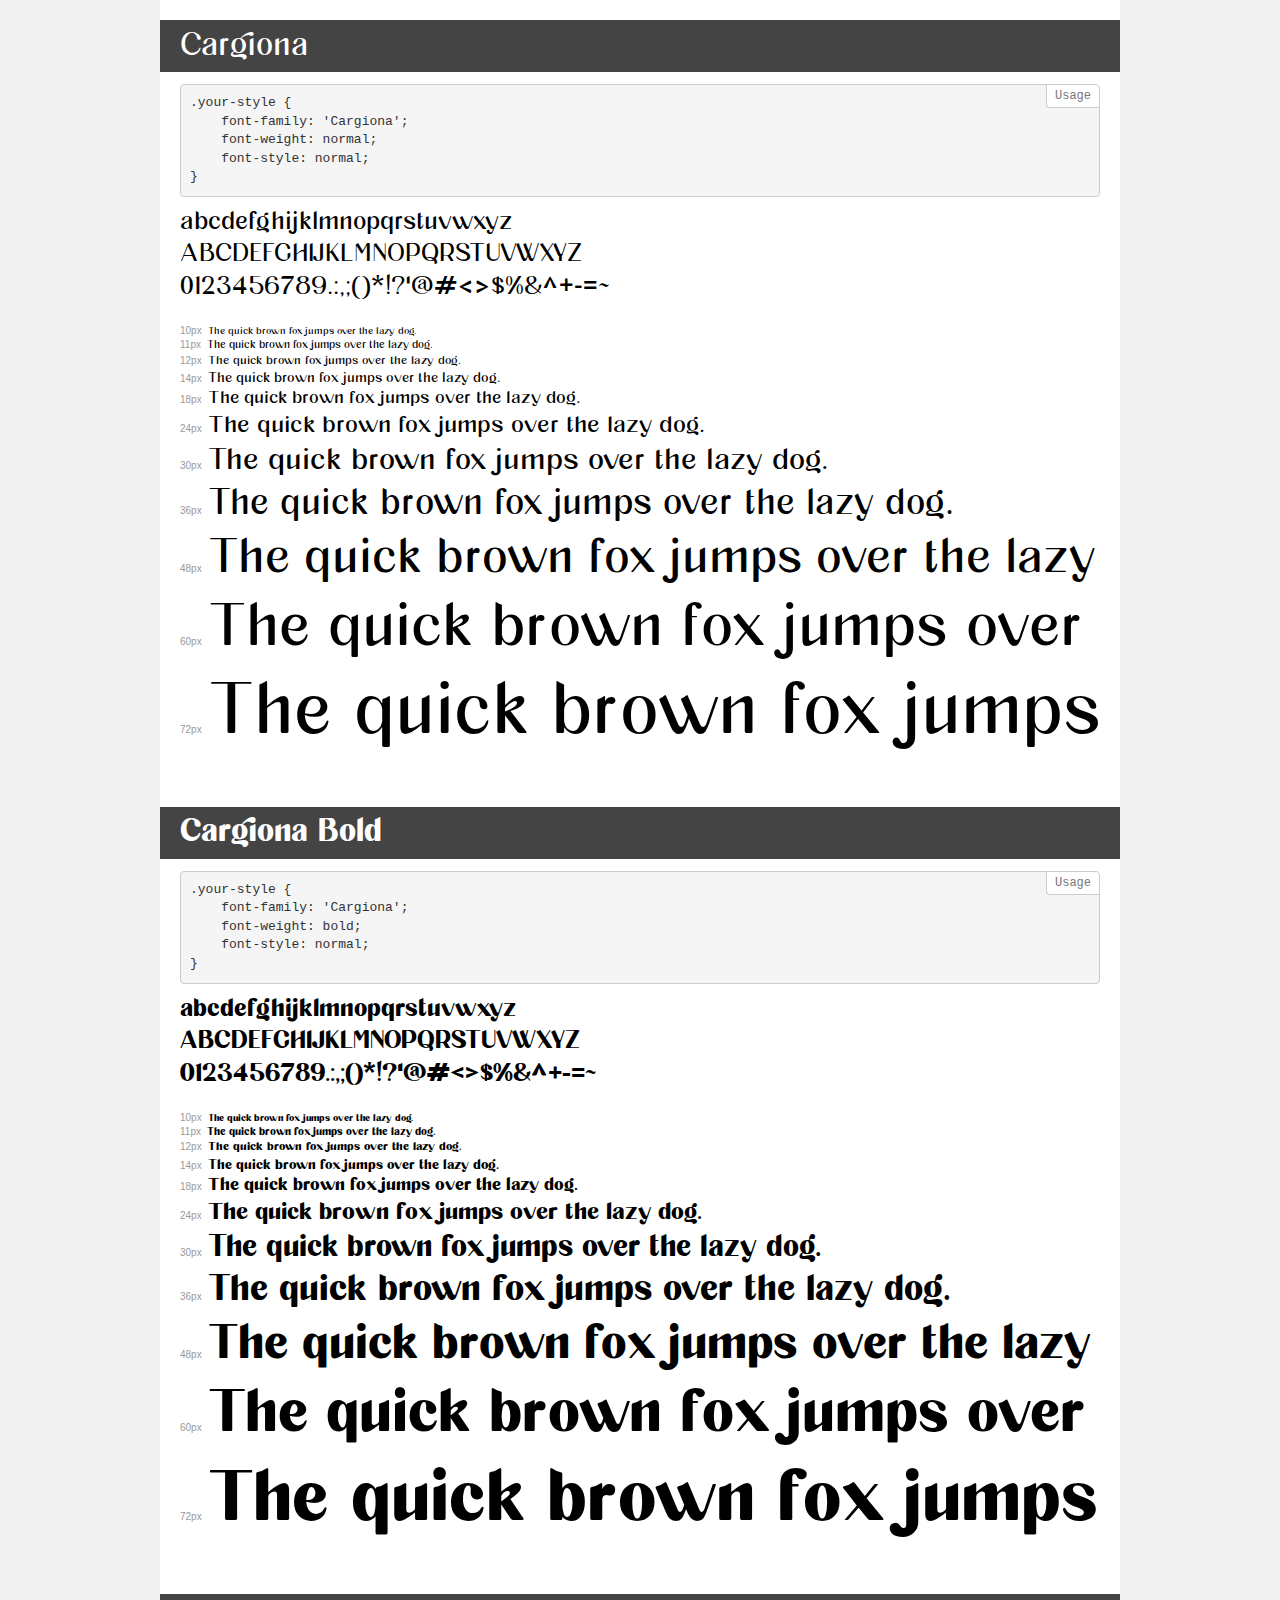
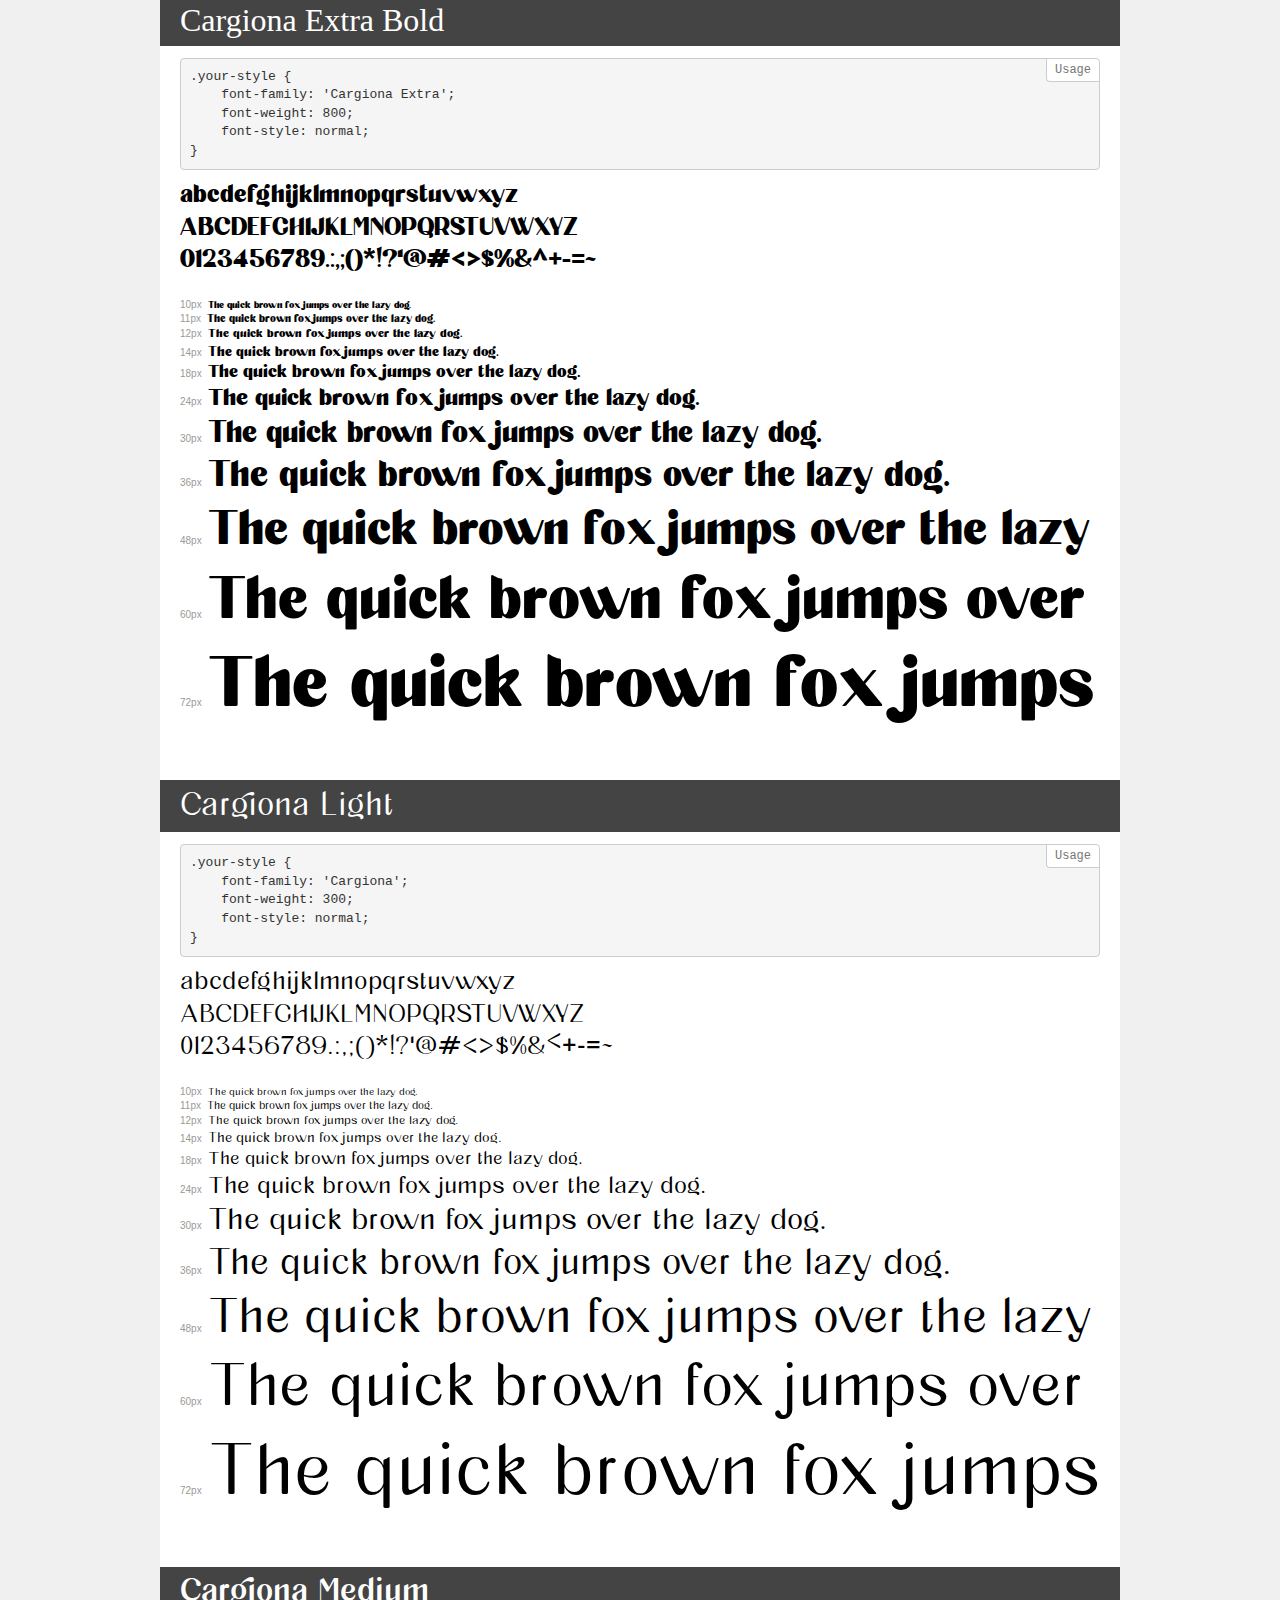
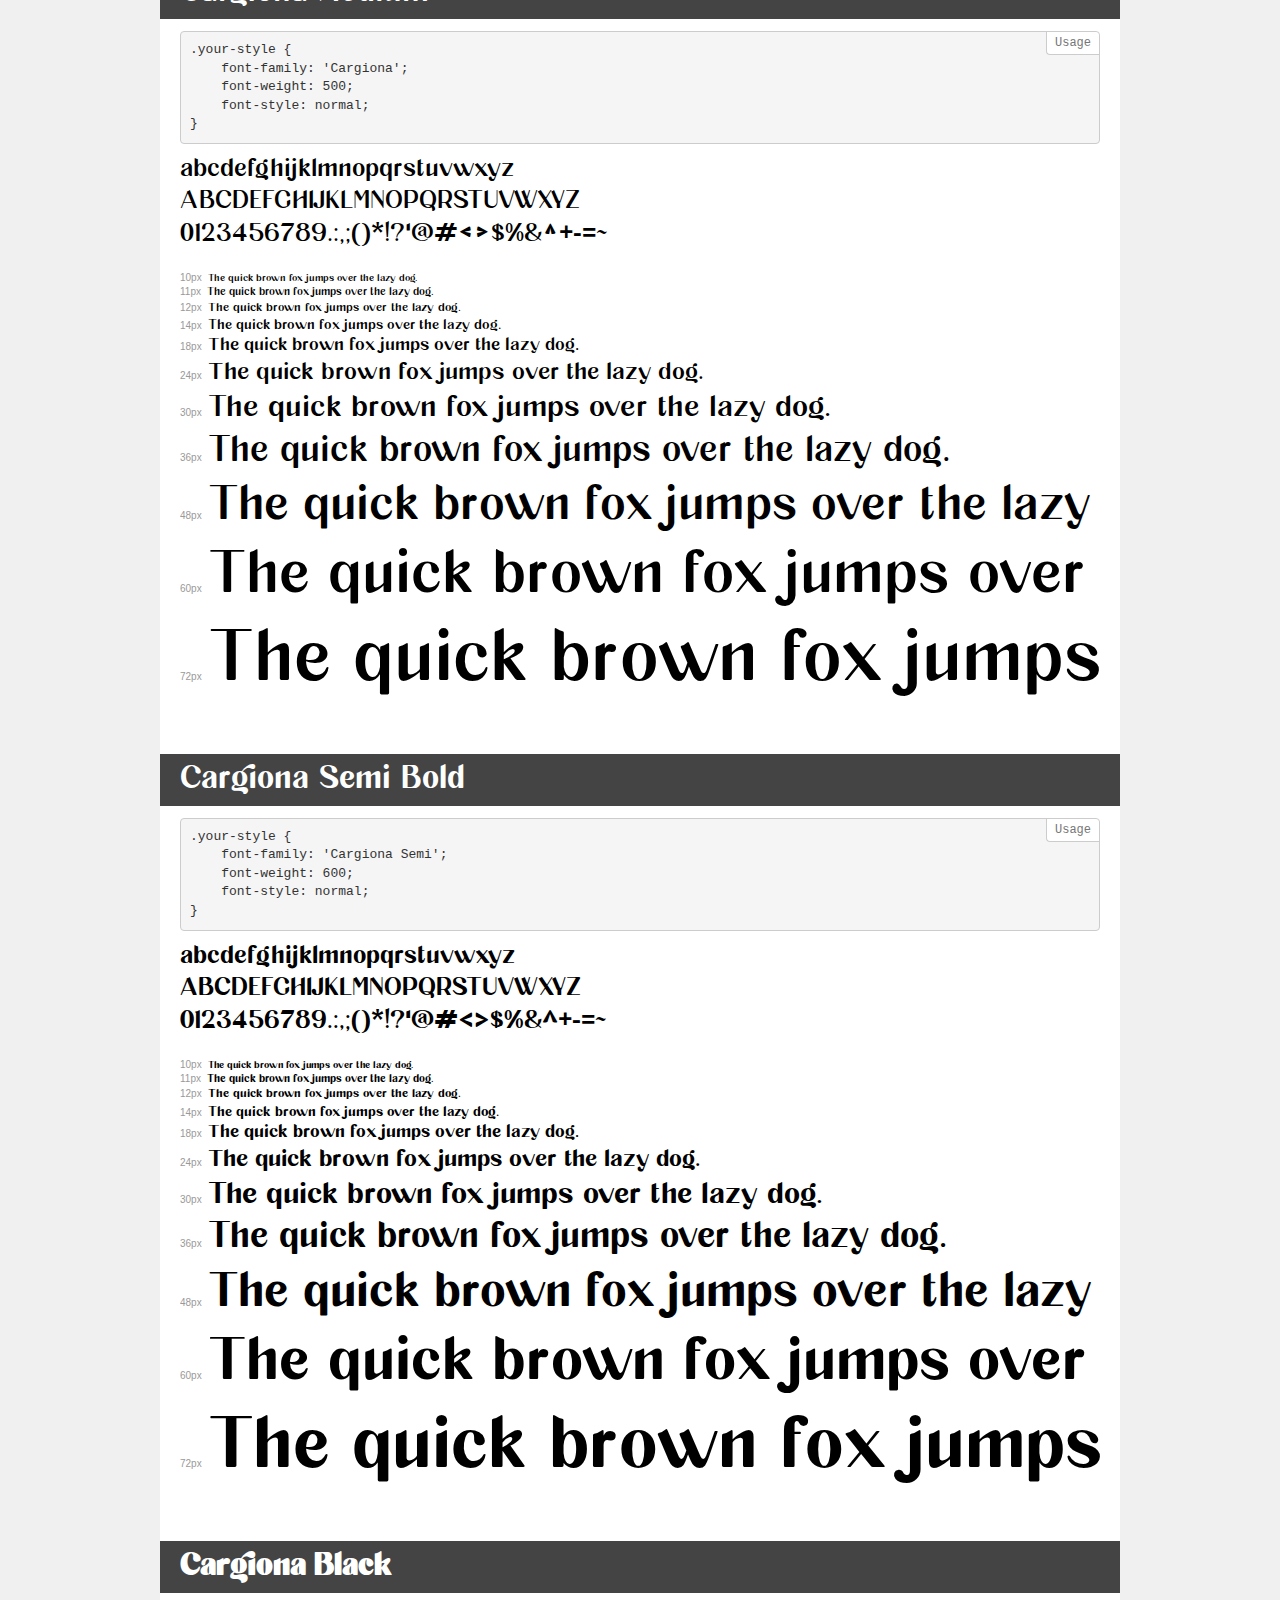
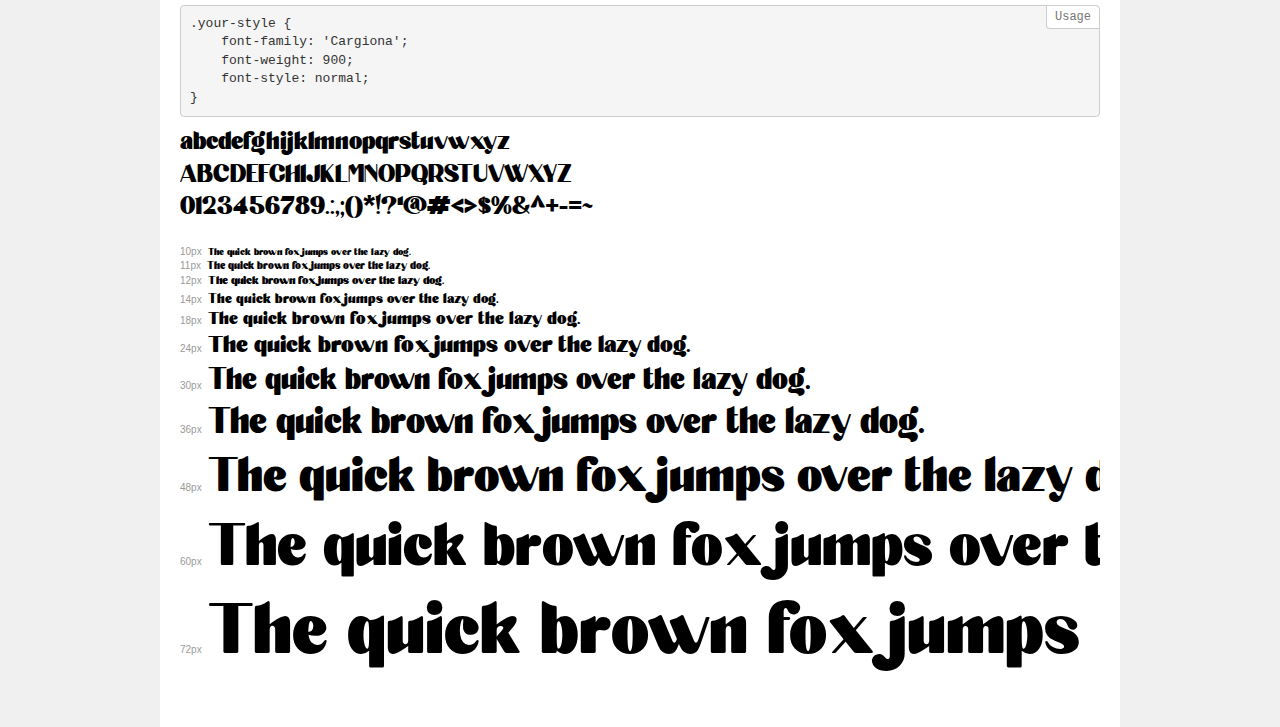
<file: assets/font/demo.html>
<!DOCTYPE html>
<html lang="en">
<head>
    <meta charset="utf-8">
    <meta http-equiv="X-UA-Compatible" content="IE=edge">
    <meta name="viewport" content="width=device-width, initial-scale=1">
    <meta name="robots" content="noindex, noarchive">
    <meta name="format-detection" content="telephone=no">
    <title>Transfonter demo</title>
    <link href="stylesheet.css" rel="stylesheet">
    <style>
        /*
        http://meyerweb.com/eric/tools/css/reset/
        v2.0 | 20110126
        License: none (public domain)
        */
        html, body, div, span, applet, object, iframe,
        h1, h2, h3, h4, h5, h6, p, blockquote, pre,
        a, abbr, acronym, address, big, cite, code,
        del, dfn, em, img, ins, kbd, q, s, samp,
        small, strike, strong, sub, sup, tt, var,
        b, u, i, center,
        dl, dt, dd, ol, ul, li,
        fieldset, form, label, legend,
        table, caption, tbody, tfoot, thead, tr, th, td,
        article, aside, canvas, details, embed,
        figure, figcaption, footer, header, hgroup,
        menu, nav, output, ruby, section, summary,
        time, mark, audio, video {
            margin: 0;
            padding: 0;
            border: 0;
            font-size: 100%;
            font: inherit;
            vertical-align: baseline;
        }
        /* HTML5 display-role reset for older browsers */
        article, aside, details, figcaption, figure,
        footer, header, hgroup, menu, nav, section {
            display: block;
        }
        body {
            line-height: 1;
        }
        ol, ul {
            list-style: none;
        }
        blockquote, q {
            quotes: none;
        }
        blockquote:before, blockquote:after,
        q:before, q:after {
            content: '';
            content: none;
        }
        table {
            border-collapse: collapse;
            border-spacing: 0;
        }
        /* demo styles */
        body {
            background: #f0f0f0;
            color: #000;
        }
        .page {
            background: #fff;
            width: 920px;
            margin: 0 auto;
            padding: 20px 20px 0 20px;
            overflow: hidden;
        }
        .font-container {
            overflow-x: auto;
            overflow-y: hidden;
            margin-bottom: 40px;
            line-height: 1.3;
            white-space: nowrap;
            padding-bottom: 5px;
        }
        h1 {
            position: relative;
            background: #444;
            font-size: 32px;
            color: #fff;
            padding: 10px 20px;
            margin: 0 -20px 12px -20px;
        }
        .letters {
            font-size: 25px;
            margin-bottom: 20px;
        }
        .s10:before {
            content: '10px';
        }
        .s11:before {
            content: '11px';
        }
        .s12:before {
            content: '12px';
        }
        .s14:before {
            content: '14px';
        }
        .s18:before {
            content: '18px';
        }
        .s24:before {
            content: '24px';
        }
        .s30:before {
            content: '30px';
        }
        .s36:before {
            content: '36px';
        }
        .s48:before {
            content: '48px';
        }
        .s60:before {
            content: '60px';
        }
        .s72:before {
            content: '72px';
        }
        .s10:before, .s11:before, .s12:before, .s14:before,
        .s18:before, .s24:before, .s30:before, .s36:before,
        .s48:before, .s60:before, .s72:before {
            font-family: Arial, sans-serif;
            font-size: 10px;
            font-weight: normal;
            font-style: normal;
            color: #999;
            padding-right: 6px;
        }
        pre {
            display: block;
            position: relative;
            padding: 9px;
            margin: 0 0 10px;
            font-family: Monaco, Menlo, Consolas, "Courier New", monospace;
            font-size: 13px;
            line-height: 1.428571429;
            color: #333;
            font-weight: normal;
            font-style: normal;
            background-color: #f5f5f5;
            border: 1px solid #ccc;
            overflow-x: auto;
            border-radius: 4px;
        }
        pre:after {
            display: block;
            position: absolute;
            right: 0;
            top: 0;
            content: 'Usage';
            line-height: 1;
            padding: 5px 8px;
            font-size: 12px;
            color: #767676;
            background-color: #fff;
            border: 1px solid #ccc;
            border-right: none;
            border-top: none;
            border-radius: 0 4px 0 4px;
            z-index: 10;
        }
        /* responsive */
        @media (max-width: 959px) {
            .page {
                width: auto;
                margin: 0;
            }
        }
    </style>
</head>
<body>
<div class="page">
    <div class="demo">
        <h1 style="font-family: 'Cargiona'; font-weight: normal; font-style: normal;">Cargiona</h1>
        <pre>.your-style {
    font-family: 'Cargiona';
    font-weight: normal;
    font-style: normal;
}</pre>
        <div class="font-container" style="font-family: 'Cargiona'; font-weight: normal; font-style: normal;">
            <p class="letters">
                abcdefghijklmnopqrstuvwxyz<br>
ABCDEFGHIJKLMNOPQRSTUVWXYZ<br>
                0123456789.:,;()*!?'@#<>$%&^+-=~
            </p>
            <p class="s10" style="font-size: 10px;">The quick brown fox jumps over the lazy dog.</p>
            <p class="s11" style="font-size: 11px;">The quick brown fox jumps over the lazy dog.</p>
            <p class="s12" style="font-size: 12px;">The quick brown fox jumps over the lazy dog.</p>
            <p class="s14" style="font-size: 14px;">The quick brown fox jumps over the lazy dog.</p>
            <p class="s18" style="font-size: 18px;">The quick brown fox jumps over the lazy dog.</p>
            <p class="s24" style="font-size: 24px;">The quick brown fox jumps over the lazy dog.</p>
            <p class="s30" style="font-size: 30px;">The quick brown fox jumps over the lazy dog.</p>
            <p class="s36" style="font-size: 36px;">The quick brown fox jumps over the lazy dog.</p>
            <p class="s48" style="font-size: 48px;">The quick brown fox jumps over the lazy dog.</p>
            <p class="s60" style="font-size: 60px;">The quick brown fox jumps over the lazy dog.</p>
            <p class="s72" style="font-size: 72px;">The quick brown fox jumps over the lazy dog.</p>
        </div>
    </div>
    <div class="demo">
        <h1 style="font-family: 'Cargiona'; font-weight: bold; font-style: normal;">Cargiona Bold</h1>
        <pre>.your-style {
    font-family: 'Cargiona';
    font-weight: bold;
    font-style: normal;
}</pre>
        <div class="font-container" style="font-family: 'Cargiona'; font-weight: bold; font-style: normal;">
            <p class="letters">
                abcdefghijklmnopqrstuvwxyz<br>
ABCDEFGHIJKLMNOPQRSTUVWXYZ<br>
                0123456789.:,;()*!?'@#<>$%&^+-=~
            </p>
            <p class="s10" style="font-size: 10px;">The quick brown fox jumps over the lazy dog.</p>
            <p class="s11" style="font-size: 11px;">The quick brown fox jumps over the lazy dog.</p>
            <p class="s12" style="font-size: 12px;">The quick brown fox jumps over the lazy dog.</p>
            <p class="s14" style="font-size: 14px;">The quick brown fox jumps over the lazy dog.</p>
            <p class="s18" style="font-size: 18px;">The quick brown fox jumps over the lazy dog.</p>
            <p class="s24" style="font-size: 24px;">The quick brown fox jumps over the lazy dog.</p>
            <p class="s30" style="font-size: 30px;">The quick brown fox jumps over the lazy dog.</p>
            <p class="s36" style="font-size: 36px;">The quick brown fox jumps over the lazy dog.</p>
            <p class="s48" style="font-size: 48px;">The quick brown fox jumps over the lazy dog.</p>
            <p class="s60" style="font-size: 60px;">The quick brown fox jumps over the lazy dog.</p>
            <p class="s72" style="font-size: 72px;">The quick brown fox jumps over the lazy dog.</p>
        </div>
    </div>
    <div class="demo">
        <h1 style="">Cargiona Extra Bold</h1>
        <pre>.your-style {
    font-family: 'Cargiona Extra';
    font-weight: 800;
    font-style: normal;
}</pre>
        <div class="font-container" style="font-family: 'Cargiona Extra'; font-weight: 800; font-style: normal;">
            <p class="letters">
                abcdefghijklmnopqrstuvwxyz<br>
ABCDEFGHIJKLMNOPQRSTUVWXYZ<br>
                0123456789.:,;()*!?'@#<>$%&^+-=~
            </p>
            <p class="s10" style="font-size: 10px;">The quick brown fox jumps over the lazy dog.</p>
            <p class="s11" style="font-size: 11px;">The quick brown fox jumps over the lazy dog.</p>
            <p class="s12" style="font-size: 12px;">The quick brown fox jumps over the lazy dog.</p>
            <p class="s14" style="font-size: 14px;">The quick brown fox jumps over the lazy dog.</p>
            <p class="s18" style="font-size: 18px;">The quick brown fox jumps over the lazy dog.</p>
            <p class="s24" style="font-size: 24px;">The quick brown fox jumps over the lazy dog.</p>
            <p class="s30" style="font-size: 30px;">The quick brown fox jumps over the lazy dog.</p>
            <p class="s36" style="font-size: 36px;">The quick brown fox jumps over the lazy dog.</p>
            <p class="s48" style="font-size: 48px;">The quick brown fox jumps over the lazy dog.</p>
            <p class="s60" style="font-size: 60px;">The quick brown fox jumps over the lazy dog.</p>
            <p class="s72" style="font-size: 72px;">The quick brown fox jumps over the lazy dog.</p>
        </div>
    </div>
    <div class="demo">
        <h1 style="font-family: 'Cargiona'; font-weight: 300; font-style: normal;">Cargiona Light</h1>
        <pre>.your-style {
    font-family: 'Cargiona';
    font-weight: 300;
    font-style: normal;
}</pre>
        <div class="font-container" style="font-family: 'Cargiona'; font-weight: 300; font-style: normal;">
            <p class="letters">
                abcdefghijklmnopqrstuvwxyz<br>
ABCDEFGHIJKLMNOPQRSTUVWXYZ<br>
                0123456789.:,;()*!?'@#<>$%&^+-=~
            </p>
            <p class="s10" style="font-size: 10px;">The quick brown fox jumps over the lazy dog.</p>
            <p class="s11" style="font-size: 11px;">The quick brown fox jumps over the lazy dog.</p>
            <p class="s12" style="font-size: 12px;">The quick brown fox jumps over the lazy dog.</p>
            <p class="s14" style="font-size: 14px;">The quick brown fox jumps over the lazy dog.</p>
            <p class="s18" style="font-size: 18px;">The quick brown fox jumps over the lazy dog.</p>
            <p class="s24" style="font-size: 24px;">The quick brown fox jumps over the lazy dog.</p>
            <p class="s30" style="font-size: 30px;">The quick brown fox jumps over the lazy dog.</p>
            <p class="s36" style="font-size: 36px;">The quick brown fox jumps over the lazy dog.</p>
            <p class="s48" style="font-size: 48px;">The quick brown fox jumps over the lazy dog.</p>
            <p class="s60" style="font-size: 60px;">The quick brown fox jumps over the lazy dog.</p>
            <p class="s72" style="font-size: 72px;">The quick brown fox jumps over the lazy dog.</p>
        </div>
    </div>
    <div class="demo">
        <h1 style="font-family: 'Cargiona'; font-weight: 500; font-style: normal;">Cargiona Medium</h1>
        <pre>.your-style {
    font-family: 'Cargiona';
    font-weight: 500;
    font-style: normal;
}</pre>
        <div class="font-container" style="font-family: 'Cargiona'; font-weight: 500; font-style: normal;">
            <p class="letters">
                abcdefghijklmnopqrstuvwxyz<br>
ABCDEFGHIJKLMNOPQRSTUVWXYZ<br>
                0123456789.:,;()*!?'@#<>$%&^+-=~
            </p>
            <p class="s10" style="font-size: 10px;">The quick brown fox jumps over the lazy dog.</p>
            <p class="s11" style="font-size: 11px;">The quick brown fox jumps over the lazy dog.</p>
            <p class="s12" style="font-size: 12px;">The quick brown fox jumps over the lazy dog.</p>
            <p class="s14" style="font-size: 14px;">The quick brown fox jumps over the lazy dog.</p>
            <p class="s18" style="font-size: 18px;">The quick brown fox jumps over the lazy dog.</p>
            <p class="s24" style="font-size: 24px;">The quick brown fox jumps over the lazy dog.</p>
            <p class="s30" style="font-size: 30px;">The quick brown fox jumps over the lazy dog.</p>
            <p class="s36" style="font-size: 36px;">The quick brown fox jumps over the lazy dog.</p>
            <p class="s48" style="font-size: 48px;">The quick brown fox jumps over the lazy dog.</p>
            <p class="s60" style="font-size: 60px;">The quick brown fox jumps over the lazy dog.</p>
            <p class="s72" style="font-size: 72px;">The quick brown fox jumps over the lazy dog.</p>
        </div>
    </div>
    <div class="demo">
        <h1 style="font-family: 'Cargiona Semi'; font-weight: 600; font-style: normal;">Cargiona Semi Bold</h1>
        <pre>.your-style {
    font-family: 'Cargiona Semi';
    font-weight: 600;
    font-style: normal;
}</pre>
        <div class="font-container" style="font-family: 'Cargiona Semi'; font-weight: 600; font-style: normal;">
            <p class="letters">
                abcdefghijklmnopqrstuvwxyz<br>
ABCDEFGHIJKLMNOPQRSTUVWXYZ<br>
                0123456789.:,;()*!?'@#<>$%&^+-=~
            </p>
            <p class="s10" style="font-size: 10px;">The quick brown fox jumps over the lazy dog.</p>
            <p class="s11" style="font-size: 11px;">The quick brown fox jumps over the lazy dog.</p>
            <p class="s12" style="font-size: 12px;">The quick brown fox jumps over the lazy dog.</p>
            <p class="s14" style="font-size: 14px;">The quick brown fox jumps over the lazy dog.</p>
            <p class="s18" style="font-size: 18px;">The quick brown fox jumps over the lazy dog.</p>
            <p class="s24" style="font-size: 24px;">The quick brown fox jumps over the lazy dog.</p>
            <p class="s30" style="font-size: 30px;">The quick brown fox jumps over the lazy dog.</p>
            <p class="s36" style="font-size: 36px;">The quick brown fox jumps over the lazy dog.</p>
            <p class="s48" style="font-size: 48px;">The quick brown fox jumps over the lazy dog.</p>
            <p class="s60" style="font-size: 60px;">The quick brown fox jumps over the lazy dog.</p>
            <p class="s72" style="font-size: 72px;">The quick brown fox jumps over the lazy dog.</p>
        </div>
    </div>
    <div class="demo">
        <h1 style="font-family: 'Cargiona'; font-weight: 900; font-style: normal;">Cargiona Black</h1>
        <pre>.your-style {
    font-family: 'Cargiona';
    font-weight: 900;
    font-style: normal;
}</pre>
        <div class="font-container" style="font-family: 'Cargiona'; font-weight: 900; font-style: normal;">
            <p class="letters">
                abcdefghijklmnopqrstuvwxyz<br>
ABCDEFGHIJKLMNOPQRSTUVWXYZ<br>
                0123456789.:,;()*!?'@#<>$%&^+-=~
            </p>
            <p class="s10" style="font-size: 10px;">The quick brown fox jumps over the lazy dog.</p>
            <p class="s11" style="font-size: 11px;">The quick brown fox jumps over the lazy dog.</p>
            <p class="s12" style="font-size: 12px;">The quick brown fox jumps over the lazy dog.</p>
            <p class="s14" style="font-size: 14px;">The quick brown fox jumps over the lazy dog.</p>
            <p class="s18" style="font-size: 18px;">The quick brown fox jumps over the lazy dog.</p>
            <p class="s24" style="font-size: 24px;">The quick brown fox jumps over the lazy dog.</p>
            <p class="s30" style="font-size: 30px;">The quick brown fox jumps over the lazy dog.</p>
            <p class="s36" style="font-size: 36px;">The quick brown fox jumps over the lazy dog.</p>
            <p class="s48" style="font-size: 48px;">The quick brown fox jumps over the lazy dog.</p>
            <p class="s60" style="font-size: 60px;">The quick brown fox jumps over the lazy dog.</p>
            <p class="s72" style="font-size: 72px;">The quick brown fox jumps over the lazy dog.</p>
        </div>
    </div>
</div>
</body>
</html>
</file>
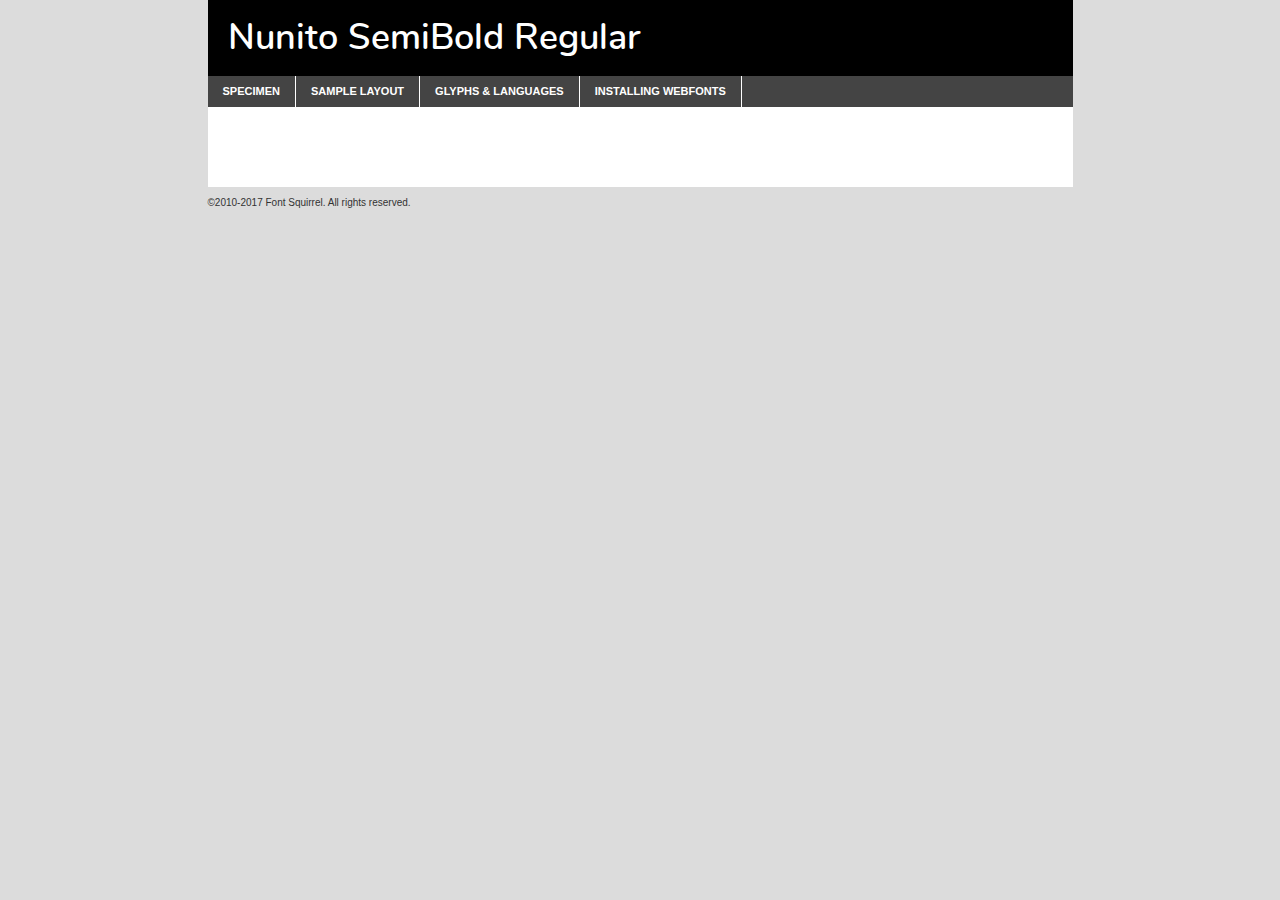
<file: assets/font1/custom2-demo.html>
<!DOCTYPE html PUBLIC "-//W3C//DTD XHTML 1.0 Transitional//EN"
        "http://www.w3.org/TR/xhtml1/DTD/xhtml1-transitional.dtd">

<html xmlns="http://www.w3.org/1999/xhtml" xml:lang="en" lang="en">
<head>
    <meta http-equiv="Content-Type" content="text/html; charset=utf-8"/>
    <script src="http://ajax.googleapis.com/ajax/libs/jquery/1.7.2/jquery.min.js" type="text/javascript" charset="utf-8"></script>
    <script type="text/javascript">
		(function($) {
			$.fn.easyTabs = function(option) {
				var param = jQuery.extend({ fadeSpeed: 'fast', defaultContent: 1, activeClass: 'active' }, option);
				$(this).each(function() {
					var thisId = '#' + this.id;
					if ( param.defaultContent == '' )
					{
						param.defaultContent = 1;
					}
					if ( typeof param.defaultContent == 'number' )
					{
						var defaultTab = $(thisId + ' .tabs li:eq(' + (param.defaultContent - 1) + ') a').attr('href').substr(1);
					}
					else
					{
						var defaultTab = param.defaultContent;
					}
					$(thisId + ' .tabs li a').each(function() {
						var tabToHide = $(this).attr('href').substr(1);
						$('#' + tabToHide).addClass('easytabs-tab-content');
					});
					hideAll();
					changeContent(defaultTab);

					function hideAll() {$(thisId + ' .easytabs-tab-content').hide();}

					function changeContent(tabId)
					{
						hideAll();
						$(thisId + ' .tabs li').removeClass(param.activeClass);
						$(thisId + ' .tabs li a[href=#' + tabId + ']').closest('li').addClass(param.activeClass);
						if ( param.fadeSpeed != 'none' )
						{
							$(thisId + ' #' + tabId).fadeIn(param.fadeSpeed);
						}
						else
						{
							$(thisId + ' #' + tabId).show();
						}
					}

					$(thisId + ' .tabs li').click(function() {
						var tabId = $(this).find('a').attr('href').substr(1);
						changeContent(tabId);
						return false;
					});
				});
			}
		})(jQuery);
    </script>
    <link rel="stylesheet" href="specimen_files/specimen_stylesheet.css" type="text/css" charset="utf-8"/>
    <link rel="stylesheet" href="stylesheet.css" type="text/css" charset="utf-8"/>

    <style type="text/css">
        		body {
			font-family: 'nunitosemibold';
        		}

            </style>

    <title>Nunito SemiBold Regular Specimen</title>


    <script type="text/javascript" charset="utf-8">
		$(document).ready(function() {
			$('#container').easyTabs({ defaultContent: 1 });
		});
    </script>
</head>

<body>
<div id="container">
    <div id="header">
		Nunito SemiBold Regular    </div>
    <ul class="tabs">
        <li><a href="#specimen">Specimen</a></li>
        <li><a href="#layout">Sample Layout</a></li>
		        <li><a href="#glyphs">Glyphs &amp; Languages</a></li>
        <li><a href="#installing">Installing Webfonts</a></li>

    </ul>

    <div id="main_content">


        <div id="specimen">

            <div class="section">
                <div class="grid12 firstcol">
                    <div class="huge">AaBb</div>
                </div>
            </div>

            <div class="section">
                <div class="glyph_range">A&#x200B;B&#x200b;C&#x200b;D&#x200b;E&#x200b;F&#x200b;G&#x200b;H&#x200b;I&#x200b;J&#x200b;K&#x200b;L&#x200b;M&#x200b;N&#x200b;O&#x200b;P&#x200b;Q&#x200b;R&#x200b;S&#x200b;T&#x200b;U&#x200b;V&#x200b;W&#x200b;X&#x200b;Y&#x200b;Z&#x200b;a&#x200b;b&#x200b;c&#x200b;d&#x200b;e&#x200b;f&#x200b;g&#x200b;h&#x200b;i&#x200b;j&#x200b;k&#x200b;l&#x200b;m&#x200b;n&#x200b;o&#x200b;p&#x200b;q&#x200b;r&#x200b;s&#x200b;t&#x200b;u&#x200b;v&#x200b;w&#x200b;x&#x200b;y&#x200b;z&#x200b;1&#x200b;2&#x200b;3&#x200b;4&#x200b;5&#x200b;6&#x200b;7&#x200b;8&#x200b;9&#x200b;0&#x200b;&amp;&#x200b;.&#x200b;,&#x200b;?&#x200b;!&#x200b;&#64;&#x200b;(&#x200b;)&#x200b;#&#x200b;$&#x200b;%&#x200b;*&#x200b;+&#x200b;-&#x200b;=&#x200b;:&#x200b;;</div>
            </div>
            <div class="section">
                <div class="grid12 firstcol">
                    <table class="sample_table">
                        <tr>
                            <td>10</td>
                            <td class="size10">abcdefghijklmnopqrstuvwxyzABCDEFGHIJKLMNOPQRSTUVWXYZ0123456789abcdefghijklmnopqrstuvwxyzABCDEFGHIJKLMNOPQRSTUVWXYZ0123456789abcdefghijklmnopqrstuvwxyzABCDEFGHIJKLMNOPQRSTUVWXYZ</td>
                        </tr>
                        <tr>
                            <td>11</td>
                            <td class="size11">abcdefghijklmnopqrstuvwxyzABCDEFGHIJKLMNOPQRSTUVWXYZ0123456789abcdefghijklmnopqrstuvwxyzABCDEFGHIJKLMNOPQRSTUVWXYZ0123456789abcdefghijklmnopqrstuvwxyzABCDEFGHIJKLMNOPQRSTUVWXYZ</td>
                        </tr>
                        <tr>
                            <td>12</td>
                            <td class="size12">abcdefghijklmnopqrstuvwxyzABCDEFGHIJKLMNOPQRSTUVWXYZ0123456789abcdefghijklmnopqrstuvwxyzABCDEFGHIJKLMNOPQRSTUVWXYZ0123456789abcdefghijklmnopqrstuvwxyzABCDEFGHIJKLMNOPQRSTUVWXYZ</td>
                        </tr>
                        <tr>
                            <td>13</td>
                            <td class="size13">abcdefghijklmnopqrstuvwxyzABCDEFGHIJKLMNOPQRSTUVWXYZ0123456789abcdefghijklmnopqrstuvwxyzABCDEFGHIJKLMNOPQRSTUVWXYZ0123456789abcdefghijklmnopqrstuvwxyzABCDEFGHIJKLMNOPQRSTUVWXYZ</td>
                        </tr>
                        <tr>
                            <td>14</td>
                            <td class="size14">abcdefghijklmnopqrstuvwxyzABCDEFGHIJKLMNOPQRSTUVWXYZ0123456789abcdefghijklmnopqrstuvwxyzABCDEFGHIJKLMNOPQRSTUVWXYZ0123456789abcdefghijklmnopqrstuvwxyzABCDEFGHIJKLMNOPQRSTUVWXYZ</td>
                        </tr>
                        <tr>
                            <td>16</td>
                            <td class="size16">abcdefghijklmnopqrstuvwxyzABCDEFGHIJKLMNOPQRSTUVWXYZ0123456789abcdefghijklmnopqrstuvwxyzABCDEFGHIJKLMNOPQRSTUVWXYZ</td>
                        </tr>
                        <tr>
                            <td>18</td>
                            <td class="size18">abcdefghijklmnopqrstuvwxyzABCDEFGHIJKLMNOPQRSTUVWXYZ0123456789abcdefghijklmnopqrstuvwxyzABCDEFGHIJKLMNOPQRSTUVWXYZ</td>
                        </tr>
                        <tr>
                            <td>20</td>
                            <td class="size20">abcdefghijklmnopqrstuvwxyzABCDEFGHIJKLMNOPQRSTUVWXYZ0123456789abcdefghijklmnopqrstuvwxyzABCDEFGHIJKLMNOPQRSTUVWXYZ</td>
                        </tr>
                        <tr>
                            <td>24</td>
                            <td class="size24">abcdefghijklmnopqrstuvwxyzABCDEFGHIJKLMNOPQRSTUVWXYZ0123456789abcdefghijklmnopqrstuvwxyzABCDEFGHIJKLMNOPQRSTUVWXYZ</td>
                        </tr>
                        <tr>
                            <td>30</td>
                            <td class="size30">abcdefghijklmnopqrstuvwxyzABCDEFGHIJKLMNOPQRSTUVWXYZ0123456789abcdefghijklmnopqrstuvwxyzABCDEFGHIJKLMNOPQRSTUVWXYZ</td>
                        </tr>
                        <tr>
                            <td>36</td>
                            <td class="size36">abcdefghijklmnopqrstuvwxyzABCDEFGHIJKLMNOPQRSTUVWXYZ0123456789abcdefghijklmnopqrstuvwxyzABCDEFGHIJKLMNOPQRSTUVWXYZ</td>
                        </tr>
                        <tr>
                            <td>48</td>
                            <td class="size48">abcdefghijklmnopqrstuvwxyzABCDEFGHIJKLMNOPQRSTUVWXYZ0123456789abcdefghijklmnopqrstuvwxyzABCDEFGHIJKLMNOPQRSTUVWXYZ</td>
                        </tr>
                        <tr>
                            <td>60</td>
                            <td class="size60">abcdefghijklmnopqrstuvwxyzABCDEFGHIJKLMNOPQRSTUVWXYZ0123456789abcdefghijklmnopqrstuvwxyzABCDEFGHIJKLMNOPQRSTUVWXYZ</td>
                        </tr>
                        <tr>
                            <td>72</td>
                            <td class="size72">abcdefghijklmnopqrstuvwxyzABCDEFGHIJKLMNOPQRSTUVWXYZ0123456789abcdefghijklmnopqrstuvwxyzABCDEFGHIJKLMNOPQRSTUVWXYZ</td>
                        </tr>
                        <tr>
                            <td>90</td>
                            <td class="size90">abcdefghijklmnopqrstuvwxyzABCDEFGHIJKLMNOPQRSTUVWXYZ0123456789abcdefghijklmnopqrstuvwxyzABCDEFGHIJKLMNOPQRSTUVWXYZ</td>
                        </tr>
                    </table>

                </div>

            </div>


            <div class="section" id="bodycomparison">


                <div id="xheight">
                    <div class="fontbody">&#x25FC;&#x25FC;&#x25FC;&#x25FC;&#x25FC;&#x25FC;&#x25FC;&#x25FC;&#x25FC;&#x25FC;&#x25FC;&#x25FC;&#x25FC;&#x25FC;&#x25FC;&#x25FC;&#x25FC;&#x25FC;&#x25FC;&#x25FC;&#x25FC;&#x25FC;&#x25FC;&#x25FC;&#x25FC;&#x25FC;&#x25FC;&#x25FC;&#x25FC;&#x25FC;&#x25FC;&#x25FC;&#x25FC;&#x25FC;&#x25FC;&#x25FC;&#x25FC;&#x25FC;&#x25FC;&#x25FC;&#x25FC;&#x25FC;&#x25FC;&#x25FC;&#x25FC;&#x25FC;&#x25FC;&#x25FC;&#x25FC;&#x25FC;&#x25FC;&#x25FC;&#x25FC;&#x25FC;&#x25FC;&#x25FC;&#x25FC;&#x25FC;&#x25FC;&#x25FC;&#x25FC;&#x25FC;&#x25FC;&#x25FC;&#x25FC;&#x25FC;&#x25FC;&#x25FC;&#x25FC;&#x25FC;&#x25FC;&#x25FC;&#x25FC;&#x25FC;&#x25FC;&#x25FC;&#x25FC;&#x25FC;&#x25FC;&#x25FC;&#x25FC;&#x25FC;&#x25FC;&#x25FC;&#x25FC;&#x25FC;&#x25FC;&#x25FC;&#x25FC;&#x25FC;&#x25FC;&#x25FC;&#x25FC;&#x25FC;&#x25FC;&#x25FC;&#x25FC;&#x25FC;&#x25FC;body</div>
                    <div class="arialbody">body</div>
                    <div class="verdanabody">body</div>
                    <div class="georgiabody">body</div>
                </div>
                <div class="fontbody" style="z-index:1">
                    body<span>Nunito SemiBold Regular</span>
                </div>
                <div class="arialbody" style="z-index:1">
                    body<span>Arial</span>
                </div>
                <div class="verdanabody" style="z-index:1">
                    body<span>Verdana</span>
                </div>
                <div class="georgiabody" style="z-index:1">
                    body<span>Georgia</span>
                </div>


            </div>


            <div class="section psample psample_row1" id="">

                <div class="grid2 firstcol">
                    <p class="size10"><span>10.</span>Aenean lacinia bibendum nulla sed consectetur. Fusce dapibus, tellus ac cursus commodo, tortor mauris condimentum nibh, ut fermentum massa justo sit amet risus. Nullam id dolor id nibh ultricies vehicula ut id elit. Cum sociis natoque penatibus et magnis dis parturient montes, nascetur ridiculus mus. Nulla vitae elit libero, a pharetra augue.</p>

                </div>
                <div class="grid3">
                    <p class="size11"><span>11.</span>Aenean lacinia bibendum nulla sed consectetur. Fusce dapibus, tellus ac cursus commodo, tortor mauris condimentum nibh, ut fermentum massa justo sit amet risus. Nullam id dolor id nibh ultricies vehicula ut id elit. Cum sociis natoque penatibus et magnis dis parturient montes, nascetur ridiculus mus. Nulla vitae elit libero, a pharetra augue.</p>

                </div>
                <div class="grid3">
                    <p class="size12"><span>12.</span>Aenean lacinia bibendum nulla sed consectetur. Fusce dapibus, tellus ac cursus commodo, tortor mauris condimentum nibh, ut fermentum massa justo sit amet risus. Nullam id dolor id nibh ultricies vehicula ut id elit. Cum sociis natoque penatibus et magnis dis parturient montes, nascetur ridiculus mus. Nulla vitae elit libero, a pharetra augue.</p>

                </div>
                <div class="grid4">
                    <p class="size13"><span>13.</span>Aenean lacinia bibendum nulla sed consectetur. Fusce dapibus, tellus ac cursus commodo, tortor mauris condimentum nibh, ut fermentum massa justo sit amet risus. Nullam id dolor id nibh ultricies vehicula ut id elit. Cum sociis natoque penatibus et magnis dis parturient montes, nascetur ridiculus mus. Nulla vitae elit libero, a pharetra augue.</p>

                </div>
                <div class="white_blend"></div>

            </div>
            <div class="section psample psample_row2" id="">
                <div class="grid3 firstcol">
                    <p class="size14"><span>14.</span>Aenean lacinia bibendum nulla sed consectetur. Fusce dapibus, tellus ac cursus commodo, tortor mauris condimentum nibh, ut fermentum massa justo sit amet risus. Nullam id dolor id nibh ultricies vehicula ut id elit. Cum sociis natoque penatibus et magnis dis parturient montes, nascetur ridiculus mus. Nulla vitae elit libero, a pharetra augue.</p>

                </div>
                <div class="grid4">
                    <p class="size16"><span>16.</span>Aenean lacinia bibendum nulla sed consectetur. Fusce dapibus, tellus ac cursus commodo, tortor mauris condimentum nibh, ut fermentum massa justo sit amet risus. Nullam id dolor id nibh ultricies vehicula ut id elit. Cum sociis natoque penatibus et magnis dis parturient montes, nascetur ridiculus mus. Nulla vitae elit libero, a pharetra augue.</p>

                </div>
                <div class="grid5">
                    <p class="size18"><span>18.</span>Aenean lacinia bibendum nulla sed consectetur. Fusce dapibus, tellus ac cursus commodo, tortor mauris condimentum nibh, ut fermentum massa justo sit amet risus. Nullam id dolor id nibh ultricies vehicula ut id elit. Cum sociis natoque penatibus et magnis dis parturient montes, nascetur ridiculus mus. Nulla vitae elit libero, a pharetra augue.</p>

                </div>

                <div class="white_blend"></div>

            </div>

            <div class="section psample psample_row3" id="">
                <div class="grid5 firstcol">
                    <p class="size20"><span>20.</span>Aenean lacinia bibendum nulla sed consectetur. Fusce dapibus, tellus ac cursus commodo, tortor mauris condimentum nibh, ut fermentum massa justo sit amet risus. Nullam id dolor id nibh ultricies vehicula ut id elit. Cum sociis natoque penatibus et magnis dis parturient montes, nascetur ridiculus mus. Nulla vitae elit libero, a pharetra augue.</p>
                </div>
                <div class="grid7">
                    <p class="size24"><span>24.</span>Aenean lacinia bibendum nulla sed consectetur. Fusce dapibus, tellus ac cursus commodo, tortor mauris condimentum nibh, ut fermentum massa justo sit amet risus. Nullam id dolor id nibh ultricies vehicula ut id elit. Cum sociis natoque penatibus et magnis dis parturient montes, nascetur ridiculus mus. Nulla vitae elit libero, a pharetra augue.</p>
                </div>

                <div class="white_blend"></div>

            </div>

            <div class="section psample psample_row4" id="">
                <div class="grid12 firstcol">
                    <p class="size30"><span>30.</span>Aenean lacinia bibendum nulla sed consectetur. Fusce dapibus, tellus ac cursus commodo, tortor mauris condimentum nibh, ut fermentum massa justo sit amet risus. Nullam id dolor id nibh ultricies vehicula ut id elit. Cum sociis natoque penatibus et magnis dis parturient montes, nascetur ridiculus mus. Nulla vitae elit libero, a pharetra augue.</p>
                </div>
                <div class="white_blend"></div>

            </div>


            <div class="section psample psample_row1 fullreverse">
                <div class="grid2 firstcol">
                    <p class="size10"><span>10.</span>Aenean lacinia bibendum nulla sed consectetur. Fusce dapibus, tellus ac cursus commodo, tortor mauris condimentum nibh, ut fermentum massa justo sit amet risus. Nullam id dolor id nibh ultricies vehicula ut id elit. Cum sociis natoque penatibus et magnis dis parturient montes, nascetur ridiculus mus. Nulla vitae elit libero, a pharetra augue.</p>

                </div>
                <div class="grid3">
                    <p class="size11"><span>11.</span>Aenean lacinia bibendum nulla sed consectetur. Fusce dapibus, tellus ac cursus commodo, tortor mauris condimentum nibh, ut fermentum massa justo sit amet risus. Nullam id dolor id nibh ultricies vehicula ut id elit. Cum sociis natoque penatibus et magnis dis parturient montes, nascetur ridiculus mus. Nulla vitae elit libero, a pharetra augue.</p>

                </div>
                <div class="grid3">
                    <p class="size12"><span>12.</span>Aenean lacinia bibendum nulla sed consectetur. Fusce dapibus, tellus ac cursus commodo, tortor mauris condimentum nibh, ut fermentum massa justo sit amet risus. Nullam id dolor id nibh ultricies vehicula ut id elit. Cum sociis natoque penatibus et magnis dis parturient montes, nascetur ridiculus mus. Nulla vitae elit libero, a pharetra augue.</p>

                </div>
                <div class="grid4">
                    <p class="size13"><span>13.</span>Aenean lacinia bibendum nulla sed consectetur. Fusce dapibus, tellus ac cursus commodo, tortor mauris condimentum nibh, ut fermentum massa justo sit amet risus. Nullam id dolor id nibh ultricies vehicula ut id elit. Cum sociis natoque penatibus et magnis dis parturient montes, nascetur ridiculus mus. Nulla vitae elit libero, a pharetra augue.</p>

                </div>
                <div class="black_blend"></div>

            </div>

            <div class="section psample psample_row2 fullreverse">
                <div class="grid3 firstcol">
                    <p class="size14"><span>14.</span>Aenean lacinia bibendum nulla sed consectetur. Fusce dapibus, tellus ac cursus commodo, tortor mauris condimentum nibh, ut fermentum massa justo sit amet risus. Nullam id dolor id nibh ultricies vehicula ut id elit. Cum sociis natoque penatibus et magnis dis parturient montes, nascetur ridiculus mus. Nulla vitae elit libero, a pharetra augue.</p>

                </div>
                <div class="grid4">
                    <p class="size16"><span>16.</span>Aenean lacinia bibendum nulla sed consectetur. Fusce dapibus, tellus ac cursus commodo, tortor mauris condimentum nibh, ut fermentum massa justo sit amet risus. Nullam id dolor id nibh ultricies vehicula ut id elit. Cum sociis natoque penatibus et magnis dis parturient montes, nascetur ridiculus mus. Nulla vitae elit libero, a pharetra augue.</p>

                </div>
                <div class="grid5">
                    <p class="size18"><span>18.</span>Aenean lacinia bibendum nulla sed consectetur. Fusce dapibus, tellus ac cursus commodo, tortor mauris condimentum nibh, ut fermentum massa justo sit amet risus. Nullam id dolor id nibh ultricies vehicula ut id elit. Cum sociis natoque penatibus et magnis dis parturient montes, nascetur ridiculus mus. Nulla vitae elit libero, a pharetra augue.</p>

                </div>
                <div class="black_blend"></div>

            </div>

            <div class="section psample fullreverse psample_row3" id="">
                <div class="grid5 firstcol">
                    <p class="size20"><span>20.</span>Aenean lacinia bibendum nulla sed consectetur. Fusce dapibus, tellus ac cursus commodo, tortor mauris condimentum nibh, ut fermentum massa justo sit amet risus. Nullam id dolor id nibh ultricies vehicula ut id elit. Cum sociis natoque penatibus et magnis dis parturient montes, nascetur ridiculus mus. Nulla vitae elit libero, a pharetra augue.</p>
                </div>
                <div class="grid7">
                    <p class="size24"><span>24.</span>Aenean lacinia bibendum nulla sed consectetur. Fusce dapibus, tellus ac cursus commodo, tortor mauris condimentum nibh, ut fermentum massa justo sit amet risus. Nullam id dolor id nibh ultricies vehicula ut id elit. Cum sociis natoque penatibus et magnis dis parturient montes, nascetur ridiculus mus. Nulla vitae elit libero, a pharetra augue.</p>
                </div>

                <div class="black_blend"></div>

            </div>

            <div class="section psample fullreverse psample_row4" id="" style="border-bottom: 20px #000 solid;">
                <div class="grid12 firstcol">
                    <p class="size30"><span>30.</span>Aenean lacinia bibendum nulla sed consectetur. Fusce dapibus, tellus ac cursus commodo, tortor mauris condimentum nibh, ut fermentum massa justo sit amet risus. Nullam id dolor id nibh ultricies vehicula ut id elit. Cum sociis natoque penatibus et magnis dis parturient montes, nascetur ridiculus mus. Nulla vitae elit libero, a pharetra augue.</p>
                </div>
                <div class="black_blend"></div>

            </div>


        </div>

        <div id="layout">

            <div class="section">

                <div class="grid12 firstcol">
                    <h1>Lorem Ipsum Dolor</h1>
                    <h2>Etiam porta sem malesuada magna mollis euismod</h2>

                    <p class="byline">By <a href="#link">Aenean Lacinia</a></p>
                </div>
            </div>
            <div class="section">
                <div class="grid8 firstcol">
                    <p class="large">Donec sed odio dui. Morbi leo risus, porta ac consectetur ac, vestibulum at eros. Fusce dapibus, tellus ac cursus commodo, tortor mauris condimentum nibh, ut fermentum massa justo sit amet risus. </p>


                    <h3>Pellentesque ornare sem</h3>

                    <p>Maecenas sed diam eget risus varius blandit sit amet non magna. Maecenas faucibus mollis interdum. Donec ullamcorper nulla non metus auctor fringilla. Nullam id dolor id nibh ultricies vehicula ut id elit. Nullam id dolor id nibh ultricies vehicula ut id elit. </p>

                    <p>Aenean eu leo quam. Pellentesque ornare sem lacinia quam venenatis vestibulum. Lorem ipsum dolor sit amet, consectetur adipiscing elit. Cum sociis natoque penatibus et magnis dis parturient montes, nascetur ridiculus mus. </p>

                    <p>Nulla vitae elit libero, a pharetra augue. Praesent commodo cursus magna, vel scelerisque nisl consectetur et. Aenean lacinia bibendum nulla sed consectetur. </p>

                    <p>Nullam quis risus eget urna mollis ornare vel eu leo. Nullam quis risus eget urna mollis ornare vel eu leo. Maecenas sed diam eget risus varius blandit sit amet non magna. Donec ullamcorper nulla non metus auctor fringilla. </p>

                    <h3>Cras mattis consectetur</h3>

                    <p>Aenean eu leo quam. Pellentesque ornare sem lacinia quam venenatis vestibulum. Aenean lacinia bibendum nulla sed consectetur. Integer posuere erat a ante venenatis dapibus posuere velit aliquet. Cras mattis consectetur purus sit amet fermentum. </p>

                    <p>Nullam id dolor id nibh ultricies vehicula ut id elit. Nullam quis risus eget urna mollis ornare vel eu leo. Cras mattis consectetur purus sit amet fermentum.</p>
                </div>

                <div class="grid4 sidebar">

                    <div class="box reverse">
                        <p class="last">Nullam quis risus eget urna mollis ornare vel eu leo. Donec ullamcorper nulla non metus auctor fringilla. Cras mattis consectetur purus sit amet fermentum. Sed posuere consectetur est at lobortis. Lorem ipsum dolor sit amet, consectetur adipiscing elit. </p>
                    </div>

                    <p class="caption">Maecenas sed diam eget risus varius.</p>

                    <p>Vestibulum id ligula porta felis euismod semper. Integer posuere erat a ante venenatis dapibus posuere velit aliquet. Vestibulum id ligula porta felis euismod semper. Sed posuere consectetur est at lobortis. Maecenas sed diam eget risus varius blandit sit amet non magna. Fusce dapibus, tellus ac cursus commodo, tortor mauris condimentum nibh, ut fermentum massa justo sit amet risus. </p>


                    <p>Duis mollis, est non commodo luctus, nisi erat porttitor ligula, eget lacinia odio sem nec elit. Aenean lacinia bibendum nulla sed consectetur. Vivamus sagittis lacus vel augue laoreet rutrum faucibus dolor auctor. Aenean lacinia bibendum nulla sed consectetur. Nullam quis risus eget urna mollis ornare vel eu leo. </p>

                    <p>Praesent commodo cursus magna, vel scelerisque nisl consectetur et. Donec ullamcorper nulla non metus auctor fringilla. Maecenas faucibus mollis interdum. Fusce dapibus, tellus ac cursus commodo, tortor mauris condimentum nibh, ut fermentum massa justo sit amet risus. </p>

                </div>
            </div>

        </div>


		

        <div id="glyphs">
            <div class="section">
                <div class="grid12 firstcol">

                    <h1>Language Support</h1>
                    <p>The subset of Nunito SemiBold Regular in this kit supports the following languages:<br/>

						Albanian, Basque, Breton, Chamorro, Danish, Dutch, English, Faroese, Finnish, French, Frisian, Galician, German, Icelandic, Italian, Malagasy, Norwegian, Portuguese, Spanish, Alsatian, Aragonese, Arapaho, Arrernte, Asturian, Aymara, Bislama, Cebuano, Corsican, Fijian, French_creole, Genoese, Gilbertese, Greenlandic, Haitian_creole, Hiligaynon, Hmong, Hopi, Ibanag, Iloko_ilokano, Indonesian, Interglossa_glosa, Interlingua, Irish_gaelic, Jerriais, Lojban, Lombard, Luxembourgeois, Manx, Mohawk, Norfolk_pitcairnese, Occitan, Oromo, Pangasinan, Papiamento, Piedmontese, Potawatomi, Rhaeto-romance, Romansh, Rotokas, Sami_lule, Samoan, Sardinian, Scots_gaelic, Seychelles_creole, Shona, Sicilian, Somali, Southern_ndebele, Swahili, Swati_swazi, Tagalog_filipino_pilipino, Tetum, Tok_pisin, Uyghur_latinized, Volapuk, Walloon, Warlpiri, Xhosa, Yapese, Zulu, Latinbasic, Ubasic, Demo                    </p>
                    <h1>Glyph Chart</h1>
                    <p>The subset of Nunito SemiBold Regular in this kit includes all the glyphs listed below. Unicode entities are included above each glyph to help you insert individual characters into your layout.</p>
                    <div id="glyph_chart">

																																	                                <div><p>&amp;#13;</p>&#13;</div>
																				                                <div><p>&amp;#32;</p>&#32;</div>
																				                                <div><p>&amp;#33;</p>&#33;</div>
																				                                <div><p>&amp;#34;</p>&#34;</div>
																				                                <div><p>&amp;#35;</p>&#35;</div>
																				                                <div><p>&amp;#36;</p>&#36;</div>
																				                                <div><p>&amp;#37;</p>&#37;</div>
																				                                <div><p>&amp;#38;</p>&#38;</div>
																				                                <div><p>&amp;#39;</p>&#39;</div>
																				                                <div><p>&amp;#40;</p>&#40;</div>
																				                                <div><p>&amp;#41;</p>&#41;</div>
																				                                <div><p>&amp;#42;</p>&#42;</div>
																				                                <div><p>&amp;#43;</p>&#43;</div>
																				                                <div><p>&amp;#44;</p>&#44;</div>
																				                                <div><p>&amp;#45;</p>&#45;</div>
																				                                <div><p>&amp;#46;</p>&#46;</div>
																				                                <div><p>&amp;#47;</p>&#47;</div>
																				                                <div><p>&amp;#48;</p>&#48;</div>
																				                                <div><p>&amp;#49;</p>&#49;</div>
																				                                <div><p>&amp;#50;</p>&#50;</div>
																				                                <div><p>&amp;#51;</p>&#51;</div>
																				                                <div><p>&amp;#52;</p>&#52;</div>
																				                                <div><p>&amp;#53;</p>&#53;</div>
																				                                <div><p>&amp;#54;</p>&#54;</div>
																				                                <div><p>&amp;#55;</p>&#55;</div>
																				                                <div><p>&amp;#56;</p>&#56;</div>
																				                                <div><p>&amp;#57;</p>&#57;</div>
																				                                <div><p>&amp;#58;</p>&#58;</div>
																				                                <div><p>&amp;#59;</p>&#59;</div>
																				                                <div><p>&amp;#60;</p>&#60;</div>
																				                                <div><p>&amp;#61;</p>&#61;</div>
																				                                <div><p>&amp;#62;</p>&#62;</div>
																				                                <div><p>&amp;#63;</p>&#63;</div>
																				                                <div><p>&amp;#64;</p>&#64;</div>
																				                                <div><p>&amp;#65;</p>&#65;</div>
																				                                <div><p>&amp;#66;</p>&#66;</div>
																				                                <div><p>&amp;#67;</p>&#67;</div>
																				                                <div><p>&amp;#68;</p>&#68;</div>
																				                                <div><p>&amp;#69;</p>&#69;</div>
																				                                <div><p>&amp;#70;</p>&#70;</div>
																				                                <div><p>&amp;#71;</p>&#71;</div>
																				                                <div><p>&amp;#72;</p>&#72;</div>
																				                                <div><p>&amp;#73;</p>&#73;</div>
																				                                <div><p>&amp;#74;</p>&#74;</div>
																				                                <div><p>&amp;#75;</p>&#75;</div>
																				                                <div><p>&amp;#76;</p>&#76;</div>
																				                                <div><p>&amp;#77;</p>&#77;</div>
																				                                <div><p>&amp;#78;</p>&#78;</div>
																				                                <div><p>&amp;#79;</p>&#79;</div>
																				                                <div><p>&amp;#80;</p>&#80;</div>
																				                                <div><p>&amp;#81;</p>&#81;</div>
																				                                <div><p>&amp;#82;</p>&#82;</div>
																				                                <div><p>&amp;#83;</p>&#83;</div>
																				                                <div><p>&amp;#84;</p>&#84;</div>
																				                                <div><p>&amp;#85;</p>&#85;</div>
																				                                <div><p>&amp;#86;</p>&#86;</div>
																				                                <div><p>&amp;#87;</p>&#87;</div>
																				                                <div><p>&amp;#88;</p>&#88;</div>
																				                                <div><p>&amp;#89;</p>&#89;</div>
																				                                <div><p>&amp;#90;</p>&#90;</div>
																				                                <div><p>&amp;#91;</p>&#91;</div>
																				                                <div><p>&amp;#92;</p>&#92;</div>
																				                                <div><p>&amp;#93;</p>&#93;</div>
																				                                <div><p>&amp;#94;</p>&#94;</div>
																				                                <div><p>&amp;#95;</p>&#95;</div>
																				                                <div><p>&amp;#96;</p>&#96;</div>
																				                                <div><p>&amp;#97;</p>&#97;</div>
																				                                <div><p>&amp;#98;</p>&#98;</div>
																				                                <div><p>&amp;#99;</p>&#99;</div>
																				                                <div><p>&amp;#100;</p>&#100;</div>
																				                                <div><p>&amp;#101;</p>&#101;</div>
																				                                <div><p>&amp;#102;</p>&#102;</div>
																				                                <div><p>&amp;#103;</p>&#103;</div>
																				                                <div><p>&amp;#104;</p>&#104;</div>
																				                                <div><p>&amp;#105;</p>&#105;</div>
																				                                <div><p>&amp;#106;</p>&#106;</div>
																				                                <div><p>&amp;#107;</p>&#107;</div>
																				                                <div><p>&amp;#108;</p>&#108;</div>
																				                                <div><p>&amp;#109;</p>&#109;</div>
																				                                <div><p>&amp;#110;</p>&#110;</div>
																				                                <div><p>&amp;#111;</p>&#111;</div>
																				                                <div><p>&amp;#112;</p>&#112;</div>
																				                                <div><p>&amp;#113;</p>&#113;</div>
																				                                <div><p>&amp;#114;</p>&#114;</div>
																				                                <div><p>&amp;#115;</p>&#115;</div>
																				                                <div><p>&amp;#116;</p>&#116;</div>
																				                                <div><p>&amp;#117;</p>&#117;</div>
																				                                <div><p>&amp;#118;</p>&#118;</div>
																				                                <div><p>&amp;#119;</p>&#119;</div>
																				                                <div><p>&amp;#120;</p>&#120;</div>
																				                                <div><p>&amp;#121;</p>&#121;</div>
																				                                <div><p>&amp;#122;</p>&#122;</div>
																				                                <div><p>&amp;#123;</p>&#123;</div>
																				                                <div><p>&amp;#124;</p>&#124;</div>
																				                                <div><p>&amp;#125;</p>&#125;</div>
																				                                <div><p>&amp;#126;</p>&#126;</div>
																				                                <div><p>&amp;#160;</p>&#160;</div>
																				                                <div><p>&amp;#161;</p>&#161;</div>
																				                                <div><p>&amp;#162;</p>&#162;</div>
																				                                <div><p>&amp;#163;</p>&#163;</div>
																				                                <div><p>&amp;#164;</p>&#164;</div>
																				                                <div><p>&amp;#165;</p>&#165;</div>
																				                                <div><p>&amp;#166;</p>&#166;</div>
																				                                <div><p>&amp;#167;</p>&#167;</div>
																				                                <div><p>&amp;#168;</p>&#168;</div>
																				                                <div><p>&amp;#169;</p>&#169;</div>
																				                                <div><p>&amp;#170;</p>&#170;</div>
																				                                <div><p>&amp;#171;</p>&#171;</div>
																				                                <div><p>&amp;#172;</p>&#172;</div>
																				                                <div><p>&amp;#173;</p>&#173;</div>
																				                                <div><p>&amp;#174;</p>&#174;</div>
																				                                <div><p>&amp;#175;</p>&#175;</div>
																				                                <div><p>&amp;#176;</p>&#176;</div>
																				                                <div><p>&amp;#177;</p>&#177;</div>
																				                                <div><p>&amp;#178;</p>&#178;</div>
																				                                <div><p>&amp;#179;</p>&#179;</div>
																				                                <div><p>&amp;#180;</p>&#180;</div>
																				                                <div><p>&amp;#181;</p>&#181;</div>
																				                                <div><p>&amp;#182;</p>&#182;</div>
																				                                <div><p>&amp;#183;</p>&#183;</div>
																				                                <div><p>&amp;#184;</p>&#184;</div>
																				                                <div><p>&amp;#185;</p>&#185;</div>
																				                                <div><p>&amp;#186;</p>&#186;</div>
																				                                <div><p>&amp;#187;</p>&#187;</div>
																				                                <div><p>&amp;#188;</p>&#188;</div>
																				                                <div><p>&amp;#189;</p>&#189;</div>
																				                                <div><p>&amp;#190;</p>&#190;</div>
																				                                <div><p>&amp;#191;</p>&#191;</div>
																				                                <div><p>&amp;#192;</p>&#192;</div>
																				                                <div><p>&amp;#193;</p>&#193;</div>
																				                                <div><p>&amp;#194;</p>&#194;</div>
																				                                <div><p>&amp;#195;</p>&#195;</div>
																				                                <div><p>&amp;#196;</p>&#196;</div>
																				                                <div><p>&amp;#197;</p>&#197;</div>
																				                                <div><p>&amp;#198;</p>&#198;</div>
																				                                <div><p>&amp;#199;</p>&#199;</div>
																				                                <div><p>&amp;#200;</p>&#200;</div>
																				                                <div><p>&amp;#201;</p>&#201;</div>
																				                                <div><p>&amp;#202;</p>&#202;</div>
																				                                <div><p>&amp;#203;</p>&#203;</div>
																				                                <div><p>&amp;#204;</p>&#204;</div>
																				                                <div><p>&amp;#205;</p>&#205;</div>
																				                                <div><p>&amp;#206;</p>&#206;</div>
																				                                <div><p>&amp;#207;</p>&#207;</div>
																				                                <div><p>&amp;#208;</p>&#208;</div>
																				                                <div><p>&amp;#209;</p>&#209;</div>
																				                                <div><p>&amp;#210;</p>&#210;</div>
																				                                <div><p>&amp;#211;</p>&#211;</div>
																				                                <div><p>&amp;#212;</p>&#212;</div>
																				                                <div><p>&amp;#213;</p>&#213;</div>
																				                                <div><p>&amp;#214;</p>&#214;</div>
																				                                <div><p>&amp;#215;</p>&#215;</div>
																				                                <div><p>&amp;#216;</p>&#216;</div>
																				                                <div><p>&amp;#217;</p>&#217;</div>
																				                                <div><p>&amp;#218;</p>&#218;</div>
																				                                <div><p>&amp;#219;</p>&#219;</div>
																				                                <div><p>&amp;#220;</p>&#220;</div>
																				                                <div><p>&amp;#221;</p>&#221;</div>
																				                                <div><p>&amp;#222;</p>&#222;</div>
																				                                <div><p>&amp;#223;</p>&#223;</div>
																				                                <div><p>&amp;#224;</p>&#224;</div>
																				                                <div><p>&amp;#225;</p>&#225;</div>
																				                                <div><p>&amp;#226;</p>&#226;</div>
																				                                <div><p>&amp;#227;</p>&#227;</div>
																				                                <div><p>&amp;#228;</p>&#228;</div>
																				                                <div><p>&amp;#229;</p>&#229;</div>
																				                                <div><p>&amp;#230;</p>&#230;</div>
																				                                <div><p>&amp;#231;</p>&#231;</div>
																				                                <div><p>&amp;#232;</p>&#232;</div>
																				                                <div><p>&amp;#233;</p>&#233;</div>
																				                                <div><p>&amp;#234;</p>&#234;</div>
																				                                <div><p>&amp;#235;</p>&#235;</div>
																				                                <div><p>&amp;#236;</p>&#236;</div>
																				                                <div><p>&amp;#237;</p>&#237;</div>
																				                                <div><p>&amp;#238;</p>&#238;</div>
																				                                <div><p>&amp;#239;</p>&#239;</div>
																				                                <div><p>&amp;#240;</p>&#240;</div>
																				                                <div><p>&amp;#241;</p>&#241;</div>
																				                                <div><p>&amp;#242;</p>&#242;</div>
																				                                <div><p>&amp;#243;</p>&#243;</div>
																				                                <div><p>&amp;#244;</p>&#244;</div>
																				                                <div><p>&amp;#245;</p>&#245;</div>
																				                                <div><p>&amp;#246;</p>&#246;</div>
																				                                <div><p>&amp;#247;</p>&#247;</div>
																				                                <div><p>&amp;#248;</p>&#248;</div>
																				                                <div><p>&amp;#249;</p>&#249;</div>
																				                                <div><p>&amp;#250;</p>&#250;</div>
																				                                <div><p>&amp;#251;</p>&#251;</div>
																				                                <div><p>&amp;#252;</p>&#252;</div>
																				                                <div><p>&amp;#253;</p>&#253;</div>
																				                                <div><p>&amp;#254;</p>&#254;</div>
																				                                <div><p>&amp;#255;</p>&#255;</div>
																				                                <div><p>&amp;#338;</p>&#338;</div>
																				                                <div><p>&amp;#339;</p>&#339;</div>
																				                                <div><p>&amp;#376;</p>&#376;</div>
																				                                <div><p>&amp;#710;</p>&#710;</div>
																				                                <div><p>&amp;#732;</p>&#732;</div>
																				                                <div><p>&amp;#8192;</p>&#8192;</div>
																				                                <div><p>&amp;#8193;</p>&#8193;</div>
																				                                <div><p>&amp;#8194;</p>&#8194;</div>
																				                                <div><p>&amp;#8195;</p>&#8195;</div>
																				                                <div><p>&amp;#8196;</p>&#8196;</div>
																				                                <div><p>&amp;#8197;</p>&#8197;</div>
																				                                <div><p>&amp;#8198;</p>&#8198;</div>
																				                                <div><p>&amp;#8199;</p>&#8199;</div>
																				                                <div><p>&amp;#8200;</p>&#8200;</div>
																				                                <div><p>&amp;#8201;</p>&#8201;</div>
																				                                <div><p>&amp;#8202;</p>&#8202;</div>
																				                                <div><p>&amp;#8208;</p>&#8208;</div>
																				                                <div><p>&amp;#8209;</p>&#8209;</div>
																				                                <div><p>&amp;#8210;</p>&#8210;</div>
																				                                <div><p>&amp;#8211;</p>&#8211;</div>
																				                                <div><p>&amp;#8212;</p>&#8212;</div>
																				                                <div><p>&amp;#8216;</p>&#8216;</div>
																				                                <div><p>&amp;#8217;</p>&#8217;</div>
																				                                <div><p>&amp;#8218;</p>&#8218;</div>
																				                                <div><p>&amp;#8220;</p>&#8220;</div>
																				                                <div><p>&amp;#8221;</p>&#8221;</div>
																				                                <div><p>&amp;#8222;</p>&#8222;</div>
																				                                <div><p>&amp;#8226;</p>&#8226;</div>
																				                                <div><p>&amp;#8230;</p>&#8230;</div>
																				                                <div><p>&amp;#8239;</p>&#8239;</div>
																				                                <div><p>&amp;#8249;</p>&#8249;</div>
																				                                <div><p>&amp;#8250;</p>&#8250;</div>
																				                                <div><p>&amp;#8287;</p>&#8287;</div>
																				                                <div><p>&amp;#8364;</p>&#8364;</div>
																				                                <div><p>&amp;#8482;</p>&#8482;</div>
																				                                <div><p>&amp;#9724;</p>&#9724;</div>
																				                                <div><p>&amp;#64257;</p>&#64257;</div>
																				                                <div><p>&amp;#64258;</p>&#64258;</div>
																																													                    </div>
                </div>


            </div>
        </div>


        <div id="specs">

        </div>

        <div id="installing">
            <div class="section">
                <div class="grid7 firstcol">
                    <h1>Installing Webfonts</h1>

                    <p>Webfonts are supported by all major browser platforms but not all in the same way. There are currently four different font formats that must be included in order to target all browsers. This includes TTF, WOFF, EOT and SVG.</p>

                    <h2>1. Upload your webfonts</h2>
                    <p>You must upload your webfont kit to your website. They should be in or near the same directory as your CSS files.</p>

                    <h2>2. Include the webfont stylesheet</h2>
                    <p>A special CSS @font-face declaration helps the various browsers select the appropriate font it needs without causing you a bunch of headaches. Learn more about this syntax by reading the <a href="https://www.fontspring.com/blog/further-hardening-of-the-bulletproof-syntax">Fontspring blog post</a> about it. The code for it is as follows:</p>


                    <code>
                        @font-face{
                        font-family: 'MyWebFont';
                        src: url('WebFont.eot');
                        src: url('WebFont.eot?#iefix') format('embedded-opentype'),
                        url('WebFont.woff') format('woff'),
                        url('WebFont.ttf') format('truetype'),
                        url('WebFont.svg#webfont') format('svg');
                        }
                    </code>

                    <p>We've already gone ahead and generated the code for you. All you have to do is link to the stylesheet in your HTML, like this:</p>
                    <code>&lt;link rel=&quot;stylesheet&quot; href=&quot;stylesheet.css&quot; type=&quot;text/css&quot; charset=&quot;utf-8&quot; /&gt;</code>

                    <h2>3. Modify your own stylesheet</h2>
                    <p>To take advantage of your new fonts, you must tell your stylesheet to use them. Look at the original @font-face declaration above and find the property called "font-family." The name linked there will be what you use to reference the font. Prepend that webfont name to the font stack in the "font-family" property, inside the selector you want to change. For example:</p>
                    <code>p { font-family: 'WebFont', Arial, sans-serif; }</code>

                    <h2>4. Test</h2>
                    <p>Getting webfonts to work cross-browser <em>can</em> be tricky. Use the information in the sidebar to help you if you find that fonts aren't loading in a particular browser.</p>
                </div>

                <div class="grid5 sidebar">
                    <div class="box">
                        <h2>Troubleshooting<br/>Font-Face Problems</h2>
                        <p>Having trouble getting your webfonts to load in your new website? Here are some tips to sort out what might be the problem.</p>

                        <h3>Fonts not showing in any browser</h3>

                        <p>This sounds like you need to work on the plumbing. You either did not upload the fonts to the correct directory, or you did not link the fonts properly in the CSS. If you've confirmed that all this is correct and you still have a problem, take a look at your .htaccess file and see if requests are getting intercepted.</p>

                        <h3>Fonts not loading in iPhone or iPad</h3>

                        <p>The most common problem here is that you are serving the fonts from an IIS server. IIS refuses to serve files that have unknown MIME types. If that is the case, you must set the MIME type for SVG to "image/svg+xml" in the server settings. Follow these instructions from Microsoft if you need help.</p>

                        <h3>Fonts not loading in Firefox</h3>

                        <p>The primary reason for this failure? You are still using a version Firefox older than 3.5. So upgrade already! If that isn't it, then you are very likely serving fonts from a different domain. Firefox requires that all font assets be served from the same domain. Lastly it is possible that you need to add WOFF to your list of MIME types (if you are serving via IIS.)</p>

                        <h3>Fonts not loading in IE</h3>

                        <p>Are you looking at Internet Explorer on an actual Windows machine or are you cheating by using a service like Adobe BrowserLab? Many of these screenshot services do not render @font-face for IE. Best to test it on a real machine.</p>

                        <h3>Fonts not loading in IE9</h3>

                        <p>IE9, like Firefox, requires that fonts be served from the same domain as the website. Make sure that is the case.</p>
                    </div>
                </div>
            </div>

        </div>

    </div>
    <div id="footer">
        <p>&copy;2010-2017 Font Squirrel. All rights reserved.</p>
    </div>
</div>
</body>
</html>
</file>
<file: assets/font/stylesheet.css>
@font-face {
    font-family: 'Cargiona';
    src: url('Cargiona-Regular.eot');
    src: local('Cargiona'), local('Cargiona-Regular'),
        url('Cargiona-Regular.eot?#iefix') format('embedded-opentype'),
        url('Cargiona-Regular.woff2') format('woff2'),
        url('Cargiona-Regular.woff') format('woff'),
        url('Cargiona-Regular.ttf') format('truetype');
    font-weight: normal;
    font-style: normal;
}

@font-face {
    font-family: 'Cargiona';
    src: url('Cargiona-Bold.eot');
    src: local('Cargiona Bold'), local('Cargiona-Bold'),
        url('Cargiona-Bold.eot?#iefix') format('embedded-opentype'),
        url('Cargiona-Bold.woff2') format('woff2'),
        url('Cargiona-Bold.woff') format('woff'),
        url('Cargiona-Bold.ttf') format('truetype');
    font-weight: bold;
    font-style: normal;
}

@font-face {
    font-family: 'Cargiona Extra';
    src: url('Cargiona-ExtraBold.eot');
    src: local('Cargiona Extra Bold'), local('Cargiona-ExtraBold'),
        url('Cargiona-ExtraBold.eot?#iefix') format('embedded-opentype'),
        url('Cargiona-ExtraBold.woff2') format('woff2'),
        url('Cargiona-ExtraBold.woff') format('woff'),
        url('Cargiona-ExtraBold.ttf') format('truetype');
    font-weight: 800;
    font-style: normal;
}

@font-face {
    font-family: 'Cargiona';
    src: url('Cargiona-Light.eot');
    src: local('Cargiona Light'), local('Cargiona-Light'),
        url('Cargiona-Light.eot?#iefix') format('embedded-opentype'),
        url('Cargiona-Light.woff2') format('woff2'),
        url('Cargiona-Light.woff') format('woff'),
        url('Cargiona-Light.ttf') format('truetype');
    font-weight: 300;
    font-style: normal;
}

@font-face {
    font-family: 'Cargiona';
    src: url('Cargiona-Medium.eot');
    src: local('Cargiona Medium'), local('Cargiona-Medium'),
        url('Cargiona-Medium.eot?#iefix') format('embedded-opentype'),
        url('Cargiona-Medium.woff2') format('woff2'),
        url('Cargiona-Medium.woff') format('woff'),
        url('Cargiona-Medium.ttf') format('truetype');
    font-weight: 500;
    font-style: normal;
}

@font-face {
    font-family: 'Cargiona Semi';
    src: url('Cargiona-SemiBold.eot');
    src: local('Cargiona Semi Bold'), local('Cargiona-SemiBold'),
        url('Cargiona-SemiBold.eot?#iefix') format('embedded-opentype'),
        url('Cargiona-SemiBold.woff2') format('woff2'),
        url('Cargiona-SemiBold.woff') format('woff'),
        url('Cargiona-SemiBold.ttf') format('truetype');
    font-weight: 600;
    font-style: normal;
}

@font-face {
    font-family: 'Cargiona';
    src: url('Cargiona-Black.eot');
    src: local('Cargiona Black'), local('Cargiona-Black'),
        url('Cargiona-Black.eot?#iefix') format('embedded-opentype'),
        url('Cargiona-Black.woff2') format('woff2'),
        url('Cargiona-Black.woff') format('woff'),
        url('Cargiona-Black.ttf') format('truetype');
    font-weight: 900;
    font-style: normal;
}
</file>
<file: assets/font1/stylesheet.css>
/*! Generated by Font Squirrel (https://www.fontsquirrel.com) on April 13, 2023 */



@font-face {
    font-family: 'nunitosemibold';
    src: url('custom2-webfont.woff2') format('woff2'),
         url('custom2-webfont.woff') format('woff');
    font-weight: normal;
    font-style: normal;

}
</file>
<file: assets/font1/specimen_files/specimen_stylesheet.css>
@import url('grid_12-825-55-15.css');

/*  
	CSS Reset by Eric Meyer - Released under Public Domain
    http://meyerweb.com/eric/tools/css/reset/
*/
html, body, div, span, applet, object, iframe,
h1, h2, h3, h4, h5, h6, p, blockquote, pre,
a, abbr, acronym, address, big, cite, code,
del, dfn, em, font, img, ins, kbd, q, s, samp,
small, strike, strong, sub, sup, tt, var,
b, u, i, center, dl, dt, dd, ol, ul, li,
fieldset, form, label, legend, table,
caption, tbody, tfoot, thead, tr, th, td {
	margin:         0;
	padding:        0;
	border:         0;
	outline:        0;
	font-size:      100%;
	vertical-align: baseline;
	background:     transparent;
}

body {
	line-height: 1;
}

ol, ul {
	list-style: none;
}

blockquote, q {
	quotes: none;
}

blockquote:before, blockquote:after,
q:before, q:after {
	content: '';
	content: none;
}

:focus {
	outline: 0;
}

ins {
	text-decoration: none;
}

del {
	text-decoration: line-through;
}

table {
	border-collapse: collapse;
	border-spacing:  0;
}


body {
	color:            #000;
	background-color: #dcdcdc;
}

a {
	text-decoration: none;
	color:           #1883ba;
}

h1 {
	font-size:     32px;
	font-weight:   normal;
	font-style:    normal;
	margin-bottom: 18px;
}

h2 {
	font-size: 18px;
}

#container {
	width:  865px;
	margin: 0px auto;
}


#header {
	padding:          20px;
	font-size:        36px;
	background-color: #000;
	color:            #fff;
}

#header span {
	color: #666;
}

#main_content {
	background-color: #fff;
	padding:          60px 20px 20px;
}


#footer p {
	margin:         0;
	padding-top:    10px;
	padding-bottom: 50px;
	color:          #333;
	font:           10px Arial, sans-serif;
}

.tabs {
	width:            100%;
	height:           31px;
	background-color: #444;
}

.tabs li {
	float:            left;
	margin:           0;
	overflow:         hidden;
	background-color: #444;
}

.tabs li a {
	display:         block;
	color:           #fff;
	text-decoration: none;
	font:            bold 11px/11px 'Arial';
	text-transform:  uppercase;
	padding:         10px 15px;
	border-right:    1px solid #fff;
}

.tabs li a:hover {
	background-color: #00b3ff;

}

.tabs li.active a {
	color:            #000;
	background-color: #fff;
}


div.huge {

	font-size:      300px;
	line-height:    1em;
	padding:        0;
	letter-spacing: -.02em;
	overflow:       hidden;
}

div.glyph_range {
	font-size:   72px;
	line-height: 1.1em;
}

.size10 {
	font-size: 10px;
}

.size11 {
	font-size: 11px;
}

.size12 {
	font-size: 12px;
}

.size13 {
	font-size: 13px;
}

.size14 {
	font-size: 14px;
}

.size16 {
	font-size: 16px;
}

.size18 {
	font-size: 18px;
}

.size20 {
	font-size: 20px;
}

.size24 {
	font-size: 24px;
}

.size30 {
	font-size: 30px;
}

.size36 {
	font-size: 36px;
}

.size48 {
	font-size: 48px;
}

.size60 {
	font-size: 60px;
}

.size72 {
	font-size: 72px;
}

.size90 {
	font-size: 90px;
}


.psample_row1 {
	height: 120px;
}

.psample_row1 {
	height: 120px;
}

.psample_row2 {
	height: 160px;
}

.psample_row3 {
	height: 160px;
}

.psample_row4 {
	height: 160px;
}

.psample {
	overflow: hidden;
	position: relative;
}

.psample p {
	line-height: 1.3em;
	display:     block;
	overflow:    hidden;
	margin:      0;
}

.psample span {
	margin-right: .5em;
}

.white_blend {
	width:            100%;
	height:           61px;
	background-image: url([data-uri]);
	position:         absolute;
	bottom:           0;
}

.black_blend {
	width:            100%;
	height:           61px;
	background-image: url([data-uri]);
	position:         absolute;
	bottom:           0;
}

.fullreverse {
	background:    #000 !important;
	color:         #fff !important;
	margin-left:   -20px;
	padding-left:  20px;
	margin-right:  -20px;
	padding-right: 20px;
	padding:       20px;
	margin-bottom: 0;
}


.sample_table td {
	padding-top:    3px;
	padding-bottom: 5px;
	padding-left:   5px;
	vertical-align: middle;
	line-height:    1.2em;
}

.sample_table td:first-child {
	background-color: #eee;
	text-align:       right;
	padding-right:    5px;
	padding-left:     0;
	padding:          5px;
	font:             11px/12px 'Courier New', Courier, mono;
}

code {
	white-space:      pre;
	background-color: #eee;
	display:          block;
	padding:          10px;
	margin-bottom:    18px;
	overflow:         auto;
}


.bottom, .last {
	margin-bottom:  0 !important;
	padding-bottom: 0 !important;
}

.box {
	padding:       18px;
	margin-bottom: 18px;
	background:    #eee;
}

.reverse, .reversed {
	background: #000 !important;
	color:      #fff !important;
	border:     none !important;
}

#bodycomparison {
	position:    relative;
	overflow:    hidden;
	font-size:   72px;
	height:      90px;
	white-space: nowrap;
}

#bodycomparison div {
	font-size:   72px;
	line-height: 90px;
	display:     inline;
	margin:      0 15px 0 0;
	padding:     0;
}

#bodycomparison div span {
	font:     10px Arial;
	position: absolute;
	left:     0;
}

#xheight {
	float:       none;
	position:    absolute;
	color:       #d9f3ff;
	font-size:   72px;
	line-height: 90px;
}

.fontbody {
	position: relative;
}

.arialbody {
	font-family: Arial;
	position:    relative;
}

.verdanabody {
	font-family: Verdana;
	position:    relative;
}

.georgiabody {
	font-family: Georgia;
	position:    relative;
}

/* @group Layout page
 */

#layout h1 {
	font-size:   36px;
	line-height: 42px;
	font-weight: normal;
	font-style:  normal;
}

#layout h2 {
	font-size:   24px;
	line-height: 23px;
	font-weight: normal;
	font-style:  normal;
}

#layout h3 {
	font-size:   22px;
	line-height: 1.4em;
	margin-top:  1em;
	font-weight: normal;
	font-style:  normal;
}


#layout p.byline {
	font-size:     12px;
	margin-top:    18px;
	line-height:   12px;
	margin-bottom: 0;
}

#layout p {
	font-size:     14px;
	line-height:   21px;
	margin-bottom: .5em;
}

#layout p.large {
	font-size:   18px;
	line-height: 26px;
}

#layout .sidebar p {
	font-size:   12px;
	line-height: 1.4em;
}

#layout p.caption {
	font-size:     10px;
	margin-top:    -16px;
	margin-bottom: 18px;
}

/* @end */

/* @group Glyphs */

#glyph_chart div {
	background-color: #d9f3ff;
	color:            black;
	float:            left;
	font-size:        36px;
	height:           1.2em;
	line-height:      1.2em;
	margin-bottom:    1px;
	margin-right:     1px;
	text-align:       center;
	width:            1.2em;
	position:         relative;
	padding:          .6em .2em .2em;
}

#glyph_chart div p {
	position:         absolute;
	left:             0;
	top:              0;
	display:          block;
	text-align:       center;
	font:             bold 9px Arial, sans-serif;
	background-color: #3a768f;
	width:            100%;
	color:            #fff;
	padding:          2px 0;
}


#glyphs h1 {
	font-family: Arial, sans-serif;
}

/* @end */

/* @group Installing */

#installing {
	font: 13px Arial, sans-serif;
}

#installing p,
#glyphs p {
	line-height:   1.2em;
	margin-bottom: 18px;
	font:          13px Arial, sans-serif;
}


#installing h3 {
	font-size:  15px;
	margin-top: 18px;
}

/* @end */

#rendering h1 {
	font-family: Arial, sans-serif;
}

.render_table td {
	font:           11px 'Courier New', Courier, mono;
	vertical-align: middle;
}
</file>
